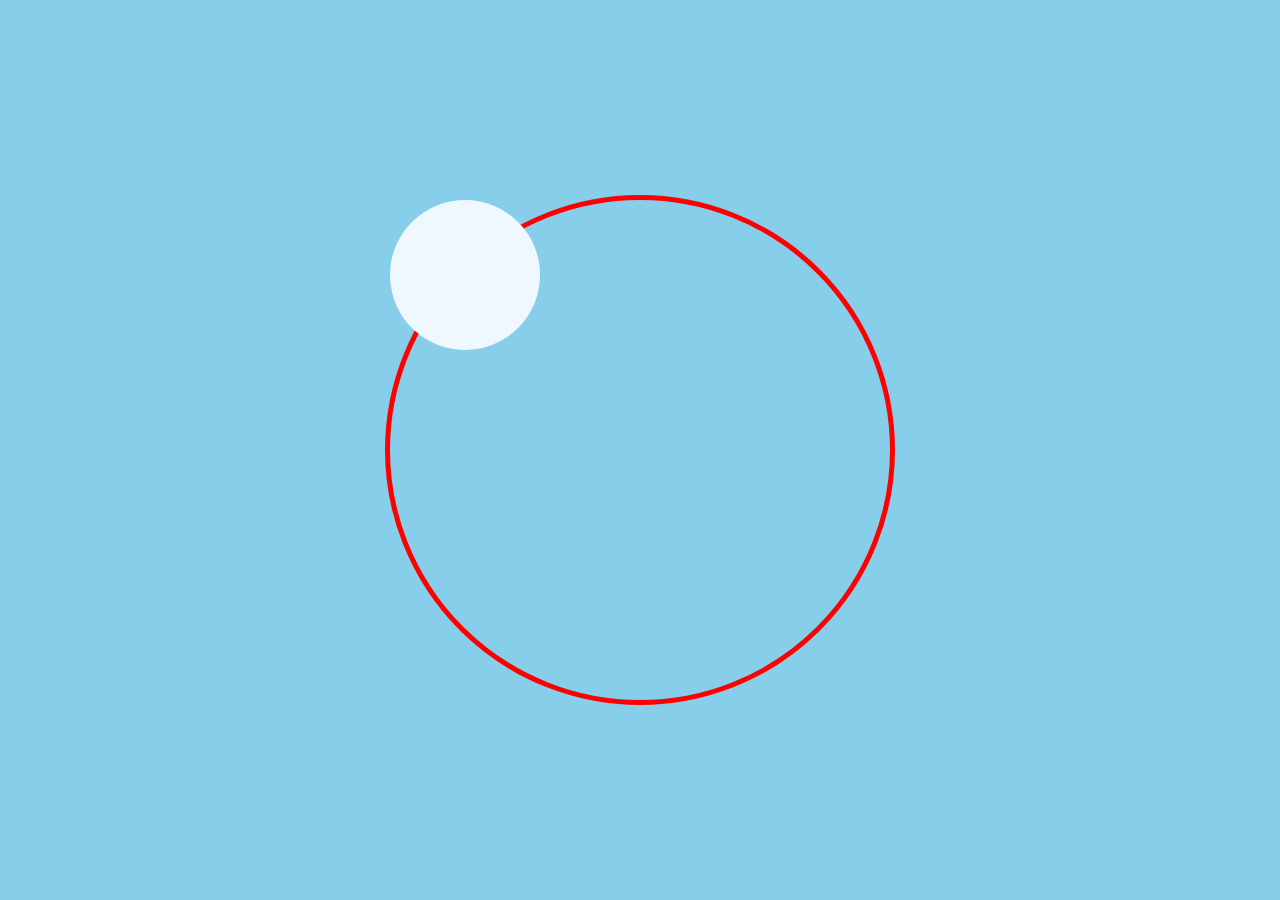
<file: Animation/index.html>
<!DOCTYPE html>
<html lang="en">
<head>
    <meta charset="UTF-8">
    <meta name="viewport" content="width=device-width, initial-scale=1.0">
    <title>Animation</title>
    <style>
        body{
            margin: 0;
            height: 100vh;
            background-color: skyblue;
            display: flex;
            justify-content: center;
            align-items: center;
        }
        .container{
            border: 5px solid red;
            height: 500px;
            width: 500px;
            /* position: relative; */
            animation: orbit 1s linear infinite normal;
            border-radius: 50%;
        }
        .box{
            height: 150px;
            width: 150px;
            background-color: aliceblue;
            animation-name: orbit;
            animation-duration: 1s;
            /* animation-iteration-count: infinite; */
            /* animation-delay: 2s; */
            /* animation-direction: normal; */
            /* position: absolute; */
            border-radius: 50%;
        }
        .box{
            height: 150px;
            width: 150px;
            background-color: aliceblue;
            animation-name: orbit;
            animation-duration: 1s;
            /* animation-iteration-count: infinite; */
            /* animation-delay: 2s; */
            /* animation-direction: normal; */
            /* position: absolute; */
            border-radius: 50%;
        }
        @keyframes circle{
            0%{
                transform: translate(0,0);
            }
            25%{
                transform: translate(400px,0);
            }
            50%{
                transform: translate(400px,400px);
            }
            75%{
                transform: translate(0,400px);
            }
            100%{
                transform: translate(0,0);
            }
        }
        @keyframes orbit{
            from{
                transform: rotate(0deg);

            }
            to{
                transform: rotate(360deg);
            }
        }
    </style>
</head>
<body>
    <div class="container">
        <div class="box"></div>
    </div>
</body>
</html>
</file>
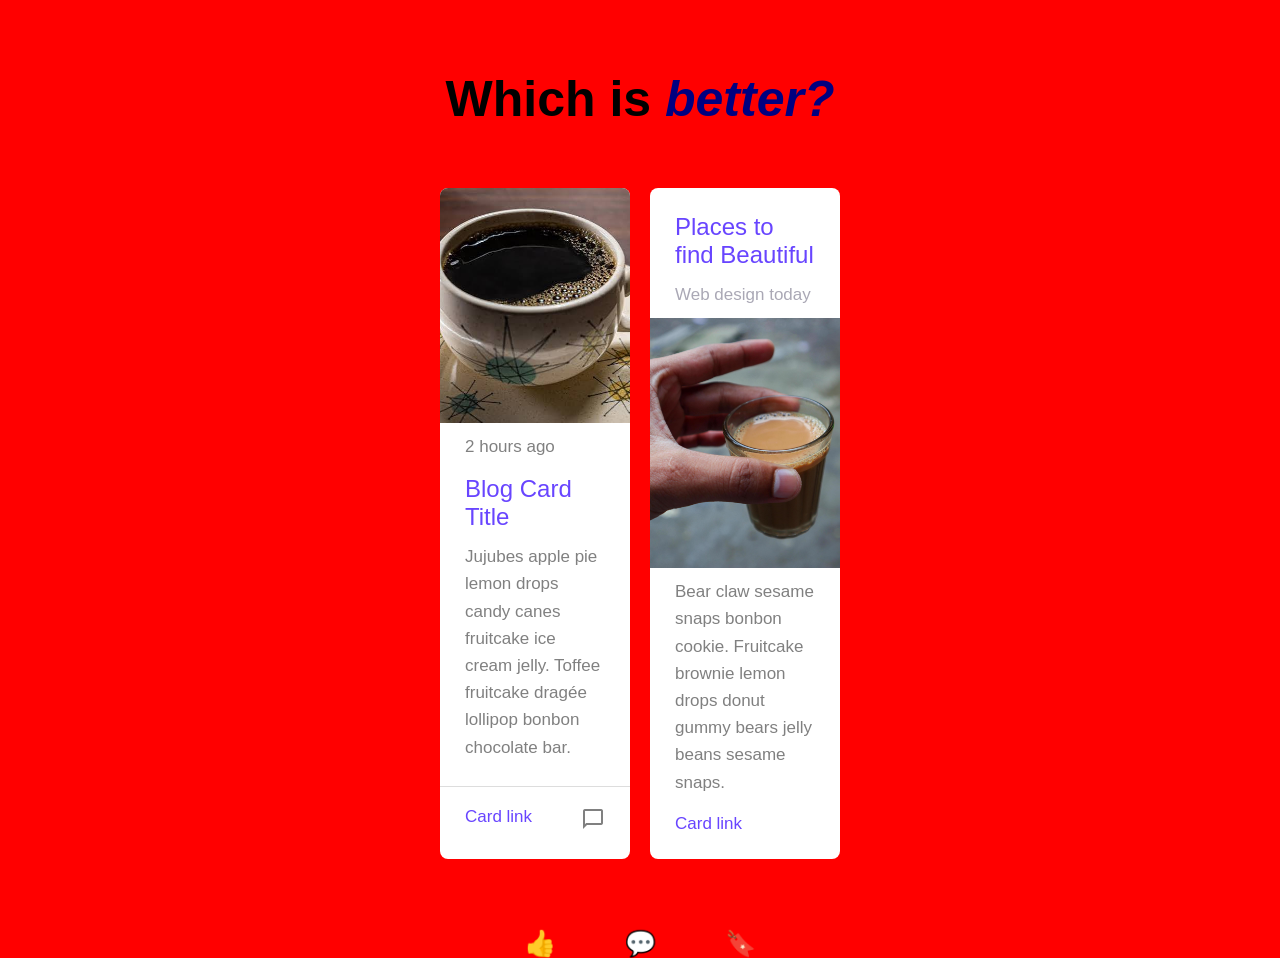
<file: Blog/index.html>
<!DOCTYPE html>
<html lang="en">

<head>
    <meta charset="UTF-8">
    <meta name="viewport" content="width=device-width, initial-scale=1.0">
    <title>Blog Design</title>
    <link rel="stylesheet" href="style.css">
    <link href="https://fonts.googleapis.com/css2?family=Material+Symbols+Outlined" rel="stylesheet" />

<body>

    <div style="height: 400px; width: 400px" class="container">
        <h1>Which is <span>better?</span></h1>
       
        <div class="card">
            <div class="card1">
                <div class="image">
                    <img src="images.jpg" alt="Coffee">
                </div>

                <div class="content">
                    <p class="time">2 hours ago</p>
                    <h2>Blog Card Title</h2>
                    <p>
                        Jujubes apple pie lemon drops candy canes
                        fruitcake ice cream jelly. Toffee fruitcake
                        dragée lollipop bonbon chocolate bar.
                    </p>
                </div>

                <div class="footer">
                    <a href="#">Card link</a>
                    <div>
                       <span class="material-symbols-outlined">chat_bubble</span>
                    </div>
                </div>
            </div>

            <div class="card1">
                <div class="content">
                    <h2>Places to find Beautiful</h2>
                    <p class="subtitle">
                        Web design today
                    </p>
                </div>
                <div class="image">
                    <img src="chai.jpeg" alt="Chai">
                </div>

                <div class="content">
                    <p>
                        Bear claw sesame snaps bonbon cookie.
                        Fruitcake brownie lemon drops donut
                        gummy bears jelly beans sesame snaps.
                    </p>
                    <br>
                    <a href="#">Card link</a>
                </div>
            </div>
        </div>

        <div class="bottom-icons">
            <div>👍</div>
            <div>💬</div>
            <div>🔖</div>
        </div>
    </div>

</body>

</html>
</file>
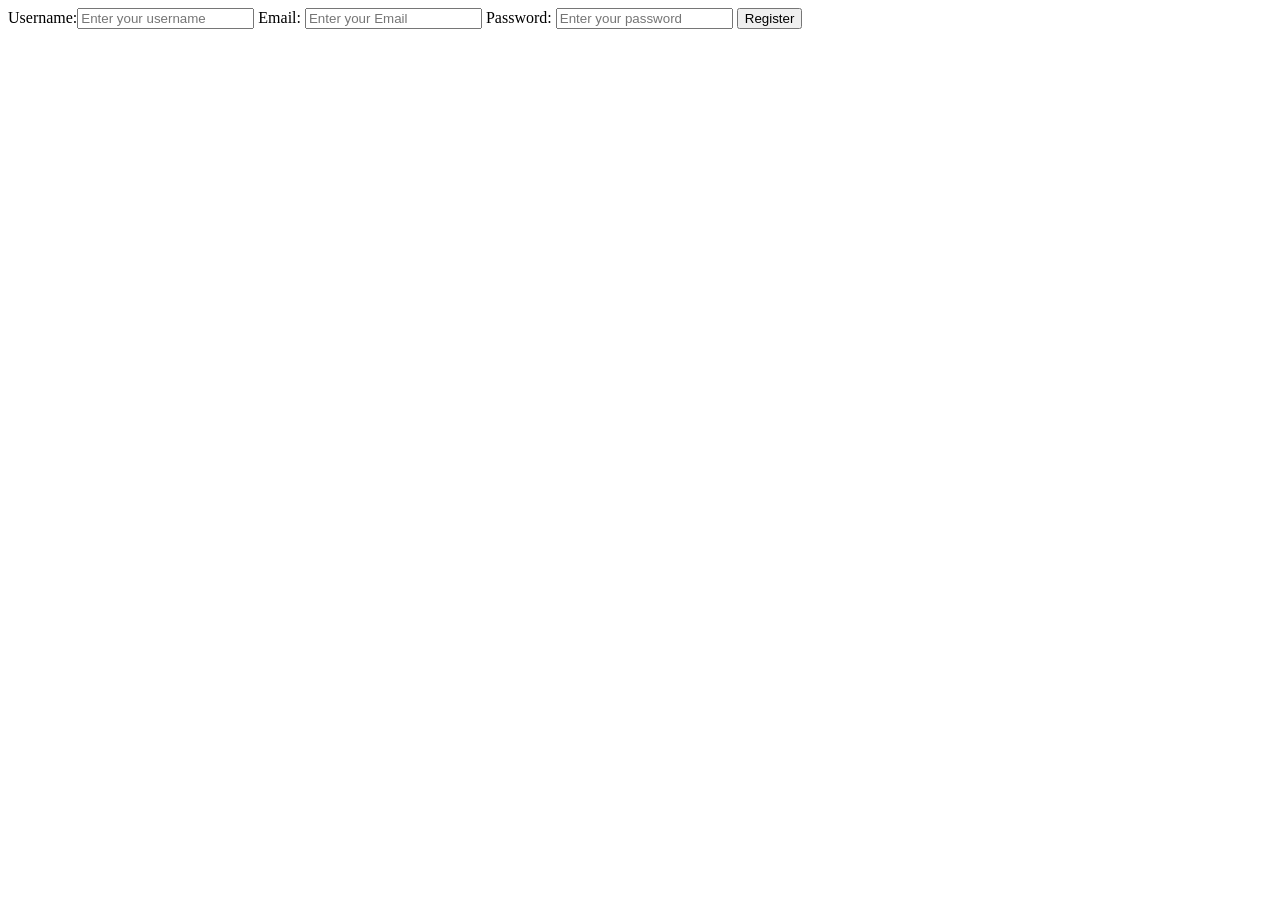
<file: JavaScript/index.html>
<!DOCTYPE html>
<html lang="en">
<head>
    <meta charset="UTF-8">
    <meta name="viewport" content="width=device-width, initial-scale=1.0">
    <title>Java</title>
</head>
<body>
<!-- 
    <h1 id="id1" class="class1"> Test Data</h1> -->
    <!-- <button onclick="alert ('Hello!!')">Click Me</button> -->
     
    <form id="registrationForm">
        <label>Username:<input type="text" id="username" placeholder="Enter your username"></label>
        <label> Email: <input type="email" id="email" placeholder="Enter your Email"></label>
        <label>Password: <input type="password" id="password" placeholder="Enter your password"></label>
        <button type="submit">Register</button> </label>
    </form>
    <p id="message"></p>
    
    <script src="script.js"></script>
</html>
</file>
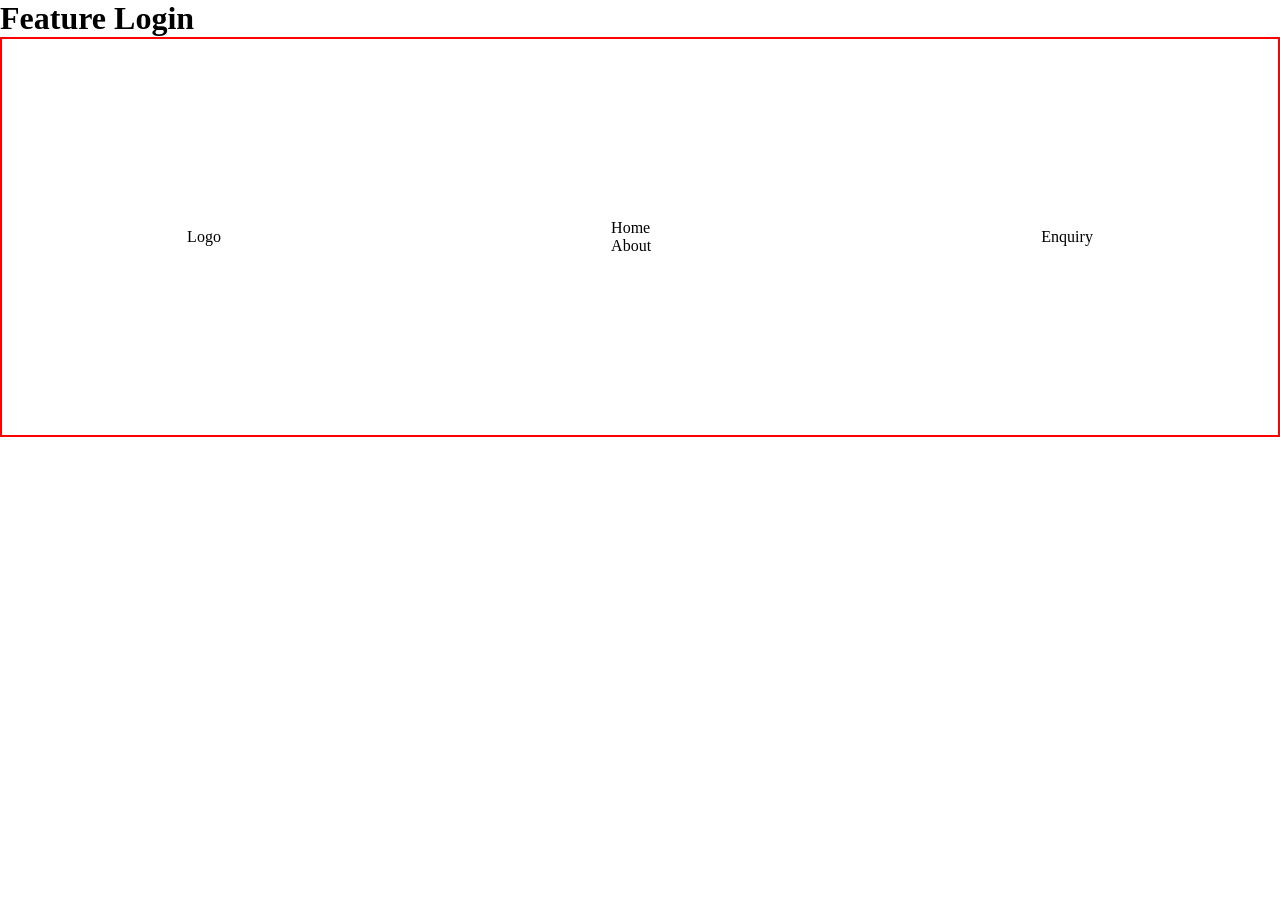
<file: Css/FlexBox/index.html>
<!DOCTYPE html>
<html lang="en">
<head>
    <meta charset="UTF-8">
    <meta name="viewport" content="width=device-width, initial-scale=1.0">
    <title>CSS</title>
    <link rel="stylesheet" href="style.css">
</head>
<body>
    <h1>Feature Login</h1>
    <!--.container>.box#box-${box-$}*8-->
    <!--<div class="container">
        <div class="box" id="box1">Box1</div>
        <div class="box" id="box2">Box2</div>
        <div class="box" id="box3">Box3</div>
        <div class="box" id="box4">Box4</div>
        <div class="box" id="box5">Box5</div>
        <div class="box" id="box6">Box6</div>
        <div class="box" id="box7">Box7</div>
        <div class="box" id="box8">Box8</div>
    </div>
 -->
    <div class="container">
        <div>Logo</div>
        <div class="navbar">
            <div>Home</div>
            <div>About</div>
        </div>
        <div>Enquiry</div>
    </div>
        
    
</body>
</html>
</file>
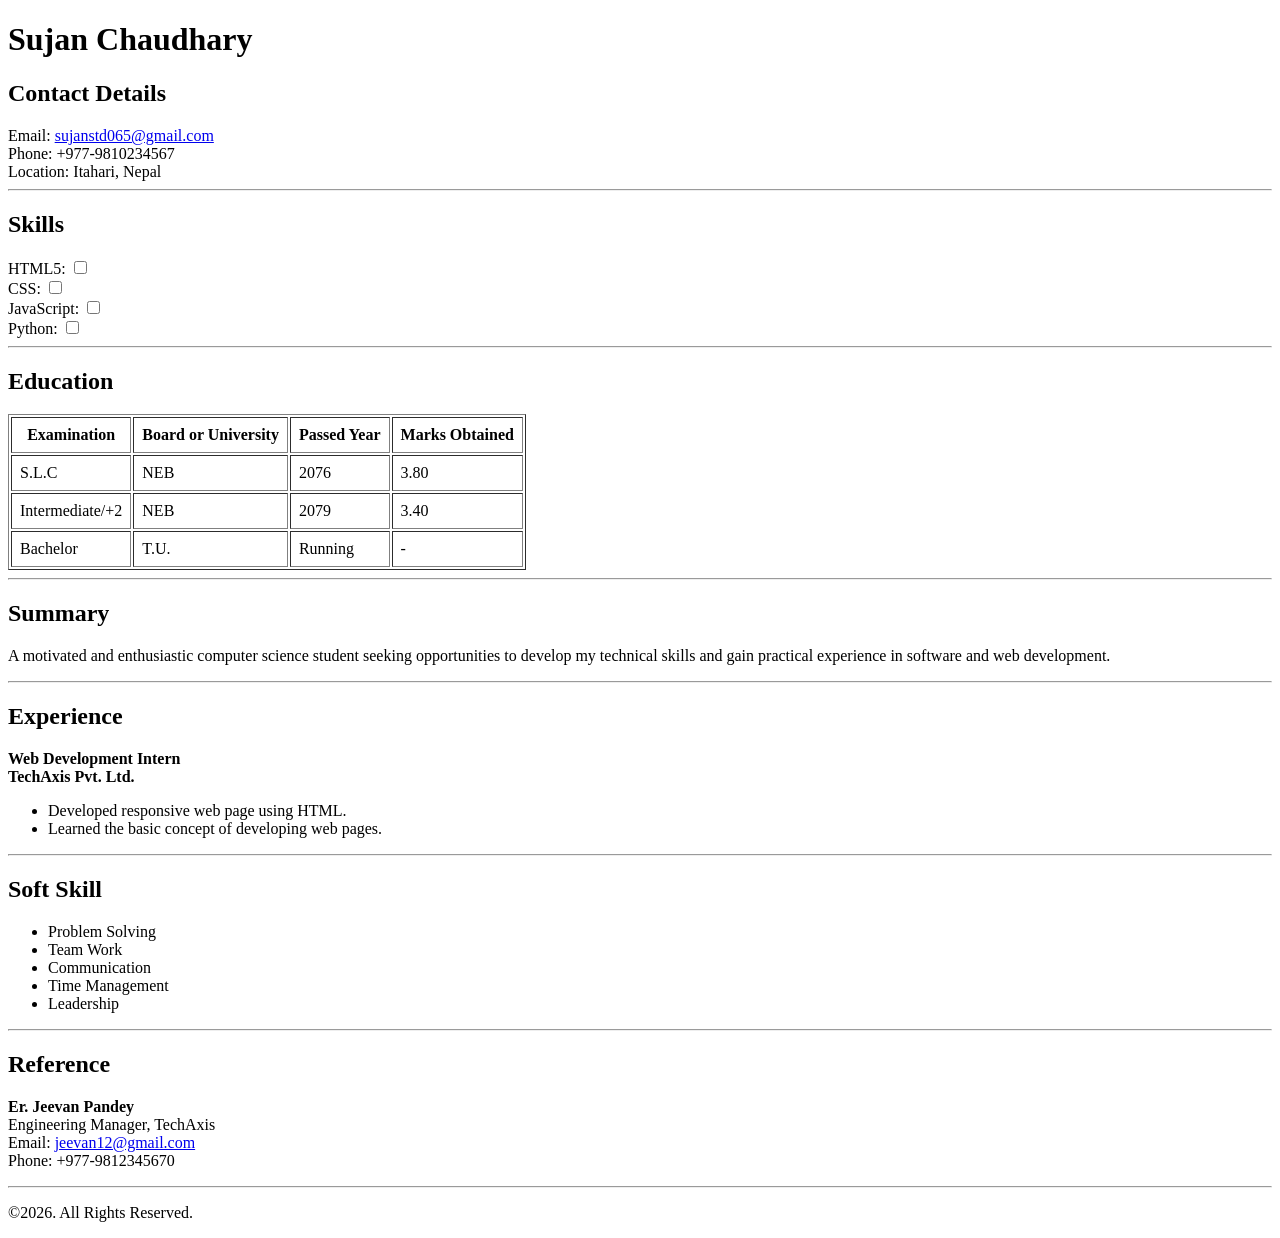
<file: mycv.html>
<!DOCTYPE html>
<html lang="en">
<head>
    <meta charset="UTF-8">
    <meta name="viewport" content="width=device-width, initial-scale=1.0">
    <title>Portfolio</title>
</head>
<body>
    <header>
        <h1>Sujan Chaudhary</h1>
        <h2>Contact Details</h2>
        Email: <a href="mailto:sujanstd065@gmail.com">sujanstd065@gmail.com</a><br>
        Phone: +977-9810234567 <br>
        Location: Itahari, Nepal
        <hr>
    </header>

    <section>
        <h2>Skills</h2>
        <label>HTML5: <input type="checkbox" name="html" value="html"></label><br>
        <label>CSS: <input type="checkbox" name="css" value="css"></label><br>
        <label>JavaScript: <input type="checkbox" name="js" value="js"></label><br>
        <label> Python: <input type="checkbox" name="py" value="py"></label><br>
    </section>
    <hr>
    
    <section>
        <h2>Education</h2>
        <table border="1" cellpadding="8">
            <tr>
                <th>Examination</th>
                <th>Board or University</th>
                <th>Passed Year</th>
                <th>Marks Obtained</th>
            </tr>
            <tr>
                <td>S.L.C</td>
                <td>NEB</td>
                <td>2076</td>
                <td>3.80</td>
            </tr>
            <tr>
                <td>Intermediate/+2</td>
                <td>NEB</td>
                <td>2079</td>
                <td>3.40</td>
            </tr>
            <tr>
                <td>Bachelor</td>
                <td>T.U.</td>
                <td>Running</td>
                <td>-</td>
            </tr>
        </table>
    </section>
    <hr>

    <section>
        <h2>Summary</h2>
        <p>A motivated and enthusiastic computer science student seeking opportunities to develop my technical skills and gain practical experience in software and web development.</p>
    </section>
    <hr>

    <section>
        <h2>Experience</h2>
        <strong>Web Development Intern</strong><br>
        <strong>TechAxis Pvt. Ltd.</strong>
        <ul>
            <li>Developed responsive web page using HTML.</li>
            <li>Learned the basic concept of developing web pages.</li>
        </ul>
    </section>
    <hr>

    <section>
        <h2>Soft Skill</h2>
        <ul>
            <li>Problem Solving</li>
            <li>Team Work</li>
            <li>Communication</li>
            <li>Time Management</li>
            <li>Leadership</li>
        </ul>
    </section>
    <hr>

    <section>
        <h2>Reference</h2>
        <p>
            <strong>Er. Jeevan Pandey</strong><br>
            Engineering Manager, TechAxis<br>
            Email: <a href="mailto:jeevan12@gmail.com">jeevan12@gmail.com</a><br>
            Phone: +977-9812345670  
        </p>
    </section>
    <hr>

    <footer>
        <p>&copy;2026. All Rights Reserved.</p>
    </footer>
</body>
</html>
</file>
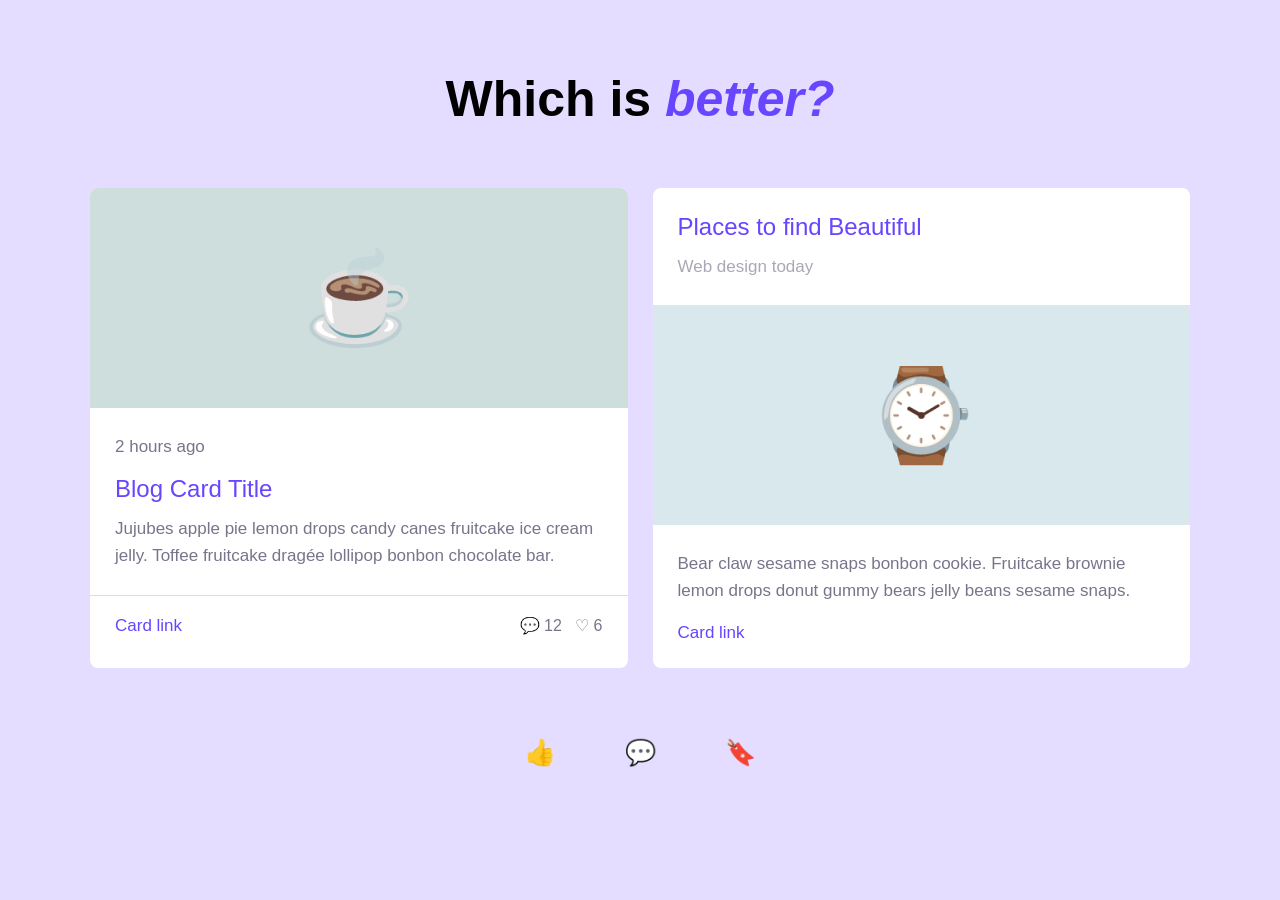
<file: Blog/test.html>
<!DOCTYPE html>
<html lang="en">
<head>
    <meta charset="UTF-8">
    <meta name="viewport" content="width=device-width, initial-scale=1.0">
    <title>Document</title>
    <link rel="stylesheet" href="test.css">
</head>
<body>

    <div class="container">

        <h1>
            Which is <span>better?</span>
        </h1>

        <div class="cards">
            <div class="card">

                <div class="image coffee">
                    ☕
                </div>

                <div class="content">

                    <p class="time">2 hours ago</p>

                    <h2>Blog Card Title</h2>

                    <p>
                        Jujubes apple pie lemon drops candy canes
                        fruitcake ice cream jelly. Toffee fruitcake
                        dragée lollipop bonbon chocolate bar.
                    </p>

                </div>

                <div class="footer">

                    <a href="#">Card link</a>

                    <div>
                        💬 12 &nbsp; ♡ 6
                    </div>

                </div>

            </div>

            <div class="card">

                <div class="content">

                    <h2>Places to find Beautiful</h2>

                    <p class="subtitle">
                        Web design today
                    </p>

                </div>

                <div class="image watch">
                    ⌚
                </div>

                <div class="content">

                    <p>
                        Bear claw sesame snaps bonbon cookie.
                        Fruitcake brownie lemon drops donut
                        gummy bears jelly beans sesame snaps.
                    </p>

                    <br>

                    <a href="#">Card link</a>

                </div>

            </div>

        </div>

        <div class="bottom-icons">
            <div>👍</div>
            <div>💬</div>
            <div>🔖</div>
        </div>

    </div>

</body>
</html>
</file>
<file: Blog/style.css>
* {
    margin: 0;
    padding: 0;
    box-sizing: border-box;
}

body {
    font-family: Arial, sans-serif;
    background-color: lavender;
    color: gray;
}

.container{
    width: 100%;
    padding-top: 70px;
    max-width: 1000px;
    margin: auto;
}

h1{
    text-align: center;
    font-size: 50px;
    color: black;
    margin-bottom: 60px;
}

 h1 span{
    color: navy;
    font-style: italic;
 }

.card {
    display: grid;
    grid-template-columns: 1fr 1fr;
    gap: 20px;
}

.card1 {
    align-items: baseline;
    background-color: white;
    border-radius: 8px;
    overflow: hidden;
}
.card1 img{
    height: 250px;
    width: 100vh;
}

.image{
    height: 220px;
    display: flex;
    justify-content: center;
    align-items: center;
    font-size: 90px;
}

.content {
    padding: 25px;
}

.time {
    margin-bottom: 15px;
    font-size: 16px;
}

.card h2 {
    color: #6845ff;
    font-size: 24px;
    font-weight: normal;
    margin-bottom: 12px;
}

.card p {
    font-size: 17px;
    line-height: 1.6;
}

.subtitle {
    color: #aaa8b5;
}

.footer {
    border-top: 1px solid #ddd;
    padding: 20px 25px;
    display: grid;
    grid-template-columns: 1fr 1fr;
}

a {
    color: #6845ff;
    text-decoration: none;
    font-size: 17px;
}

.footer div {
    text-align: right;
}

.bottom-icons {
    width: 300px;
    margin: 70px auto 0;
    display: grid;
    grid-template-columns: repeat(3, 1fr);
    text-align: center;
    font-size: 25px;
}

body{
    background-color: red;
}

@media  screen and (max-width: 760px) {
    body{
        background-color: lightgreen;
    }
}

@media screen and (max-width:400px) {
    body{
        background-color: skyblue;
    }
    
}
</file>
<file: Css/FlexBox/style.css>
*{
    margin: 0;
    padding: 0;
    box-sizing: border-box;
}

.container{
    border: 2px solid red;
    height: 400px;
    display: flex;
    flex-direction: row;
    flex-wrap: wrap-reverse;
    justify-content: space-around;
    align-items: center;
    gap: 20px;

}

.box{
    border: 2px solid green;
    margin: 50px;
}
#box1{
    order: 2;
    flex-grow: 1;
    flex-shrink: 2;
}
#box5{
    order: 5;
}
</file>
<file: Blog/test.css>
* {
    margin: 0;
    padding: 0;
    box-sizing: border-box;
}

body {
    font-family: Arial, sans-serif;
    background-color: #e5ddff;
    color: #77758a;
}

.container {
    width: 90%;
    max-width: 1100px;
    margin: auto;
    padding-top: 70px;
}

h1 {
    text-align: center;
    font-size: 50px;
    color: black;
    margin-bottom: 60px;
}

h1 span {
    color: #6845ff;
    font-style: italic;
}

.cards {
    display: grid;
    grid-template-columns: 1fr 1fr;
    gap: 25px;
}

.card {
    background-color: white;
    border-radius: 8px;
    overflow: hidden;
}

.image {
    height: 220px;
    display: flex;
    justify-content: center;
    align-items: center;
    font-size: 90px;
}

.coffee {
    background-color: #cddedc;
}

.watch {
    background-color: #d8e8ed;
}

.content {

    padding: 25px;
}

.time {
    margin-bottom: 15px;
    font-size: 16px;
}

.card h2 {
    color: #6845ff;
    font-size: 24px;
    font-weight: normal;
    margin-bottom: 12px;
}

.card p {
    font-size: 17px;
    line-height: 1.6;
}

.subtitle {
    color: #aaa8b5;
}

.footer {
    border-top: 1px solid #ddd;
    padding: 20px 25px;
    display: grid;
    grid-template-columns: 1fr 1fr;
}

a {
    color: #6845ff;
    text-decoration: none;
    font-size: 17px;
}

.footer div {
    text-align: right;
}

.bottom-icons {
    width: 300px;
    margin: 70px auto 0;
    display: grid;
    grid-template-columns: repeat(3, 1fr);
    text-align: center;
    font-size: 25px;
}
</file>
